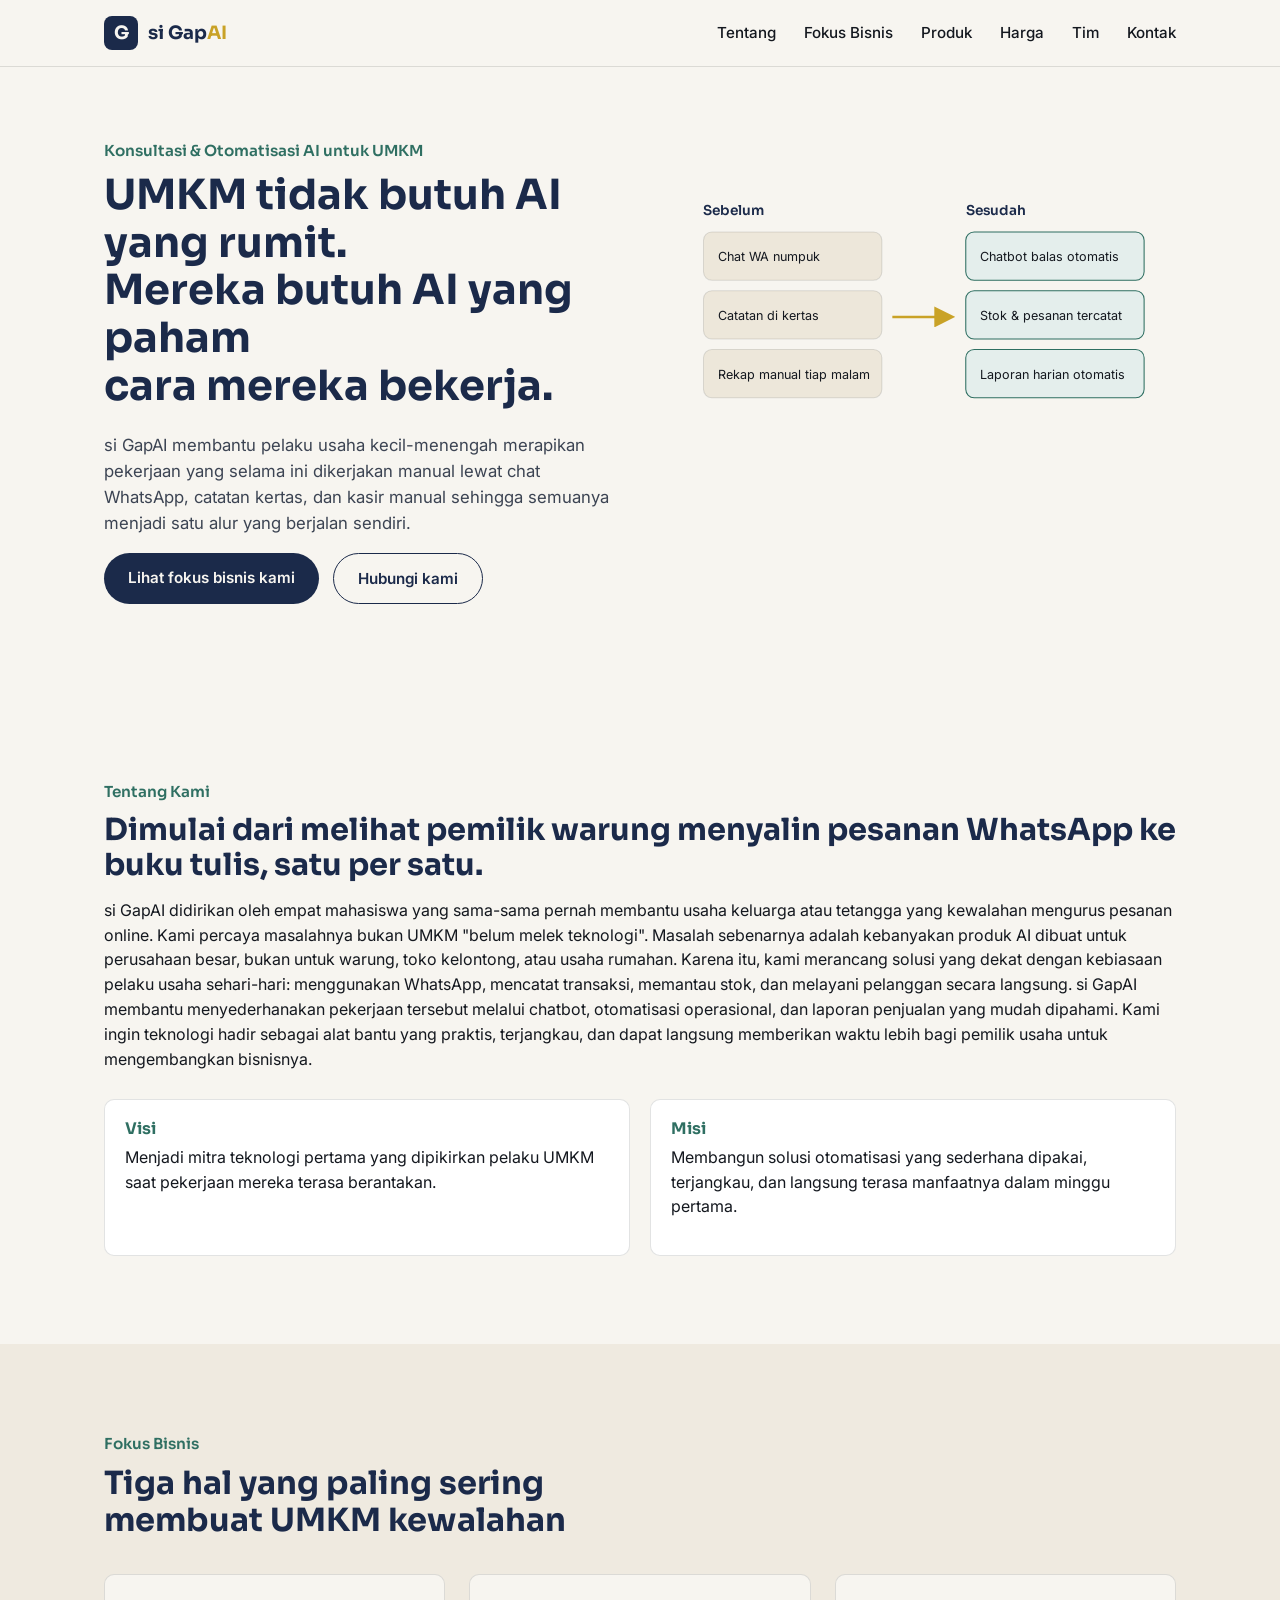
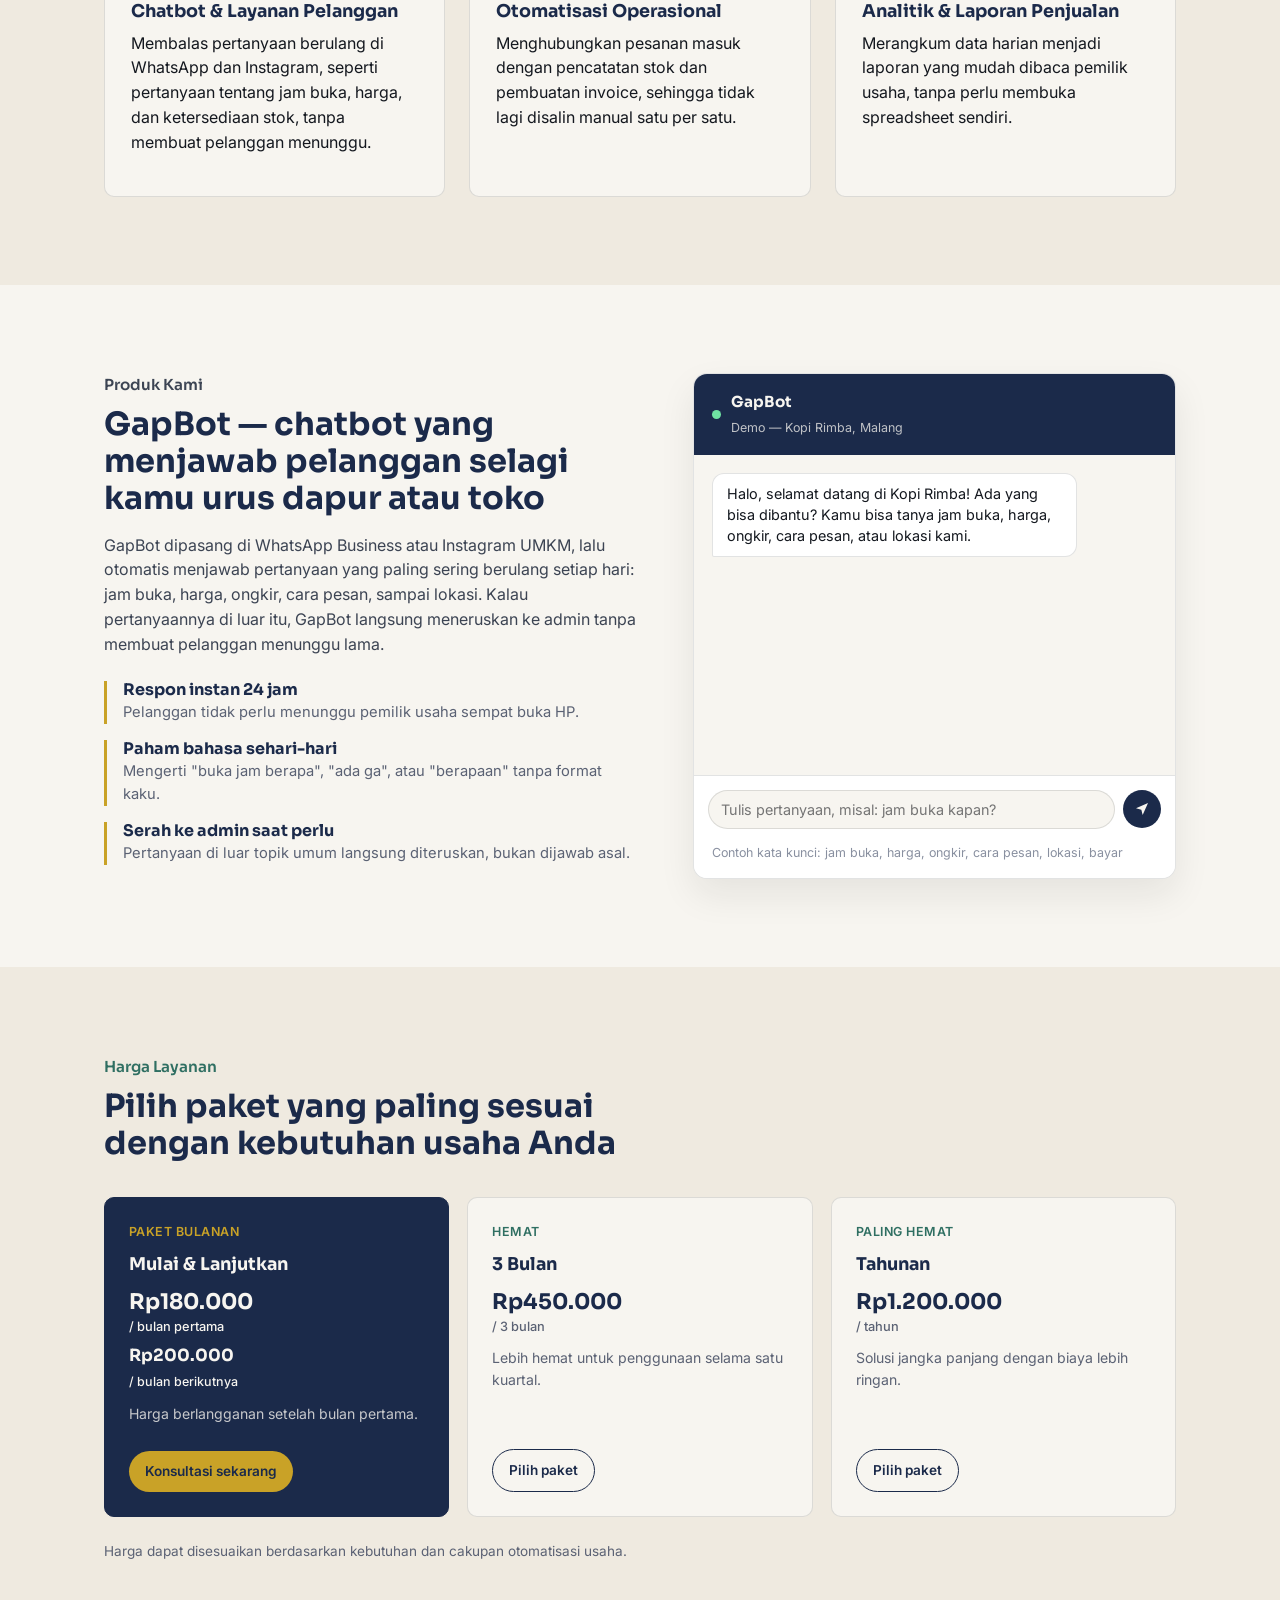
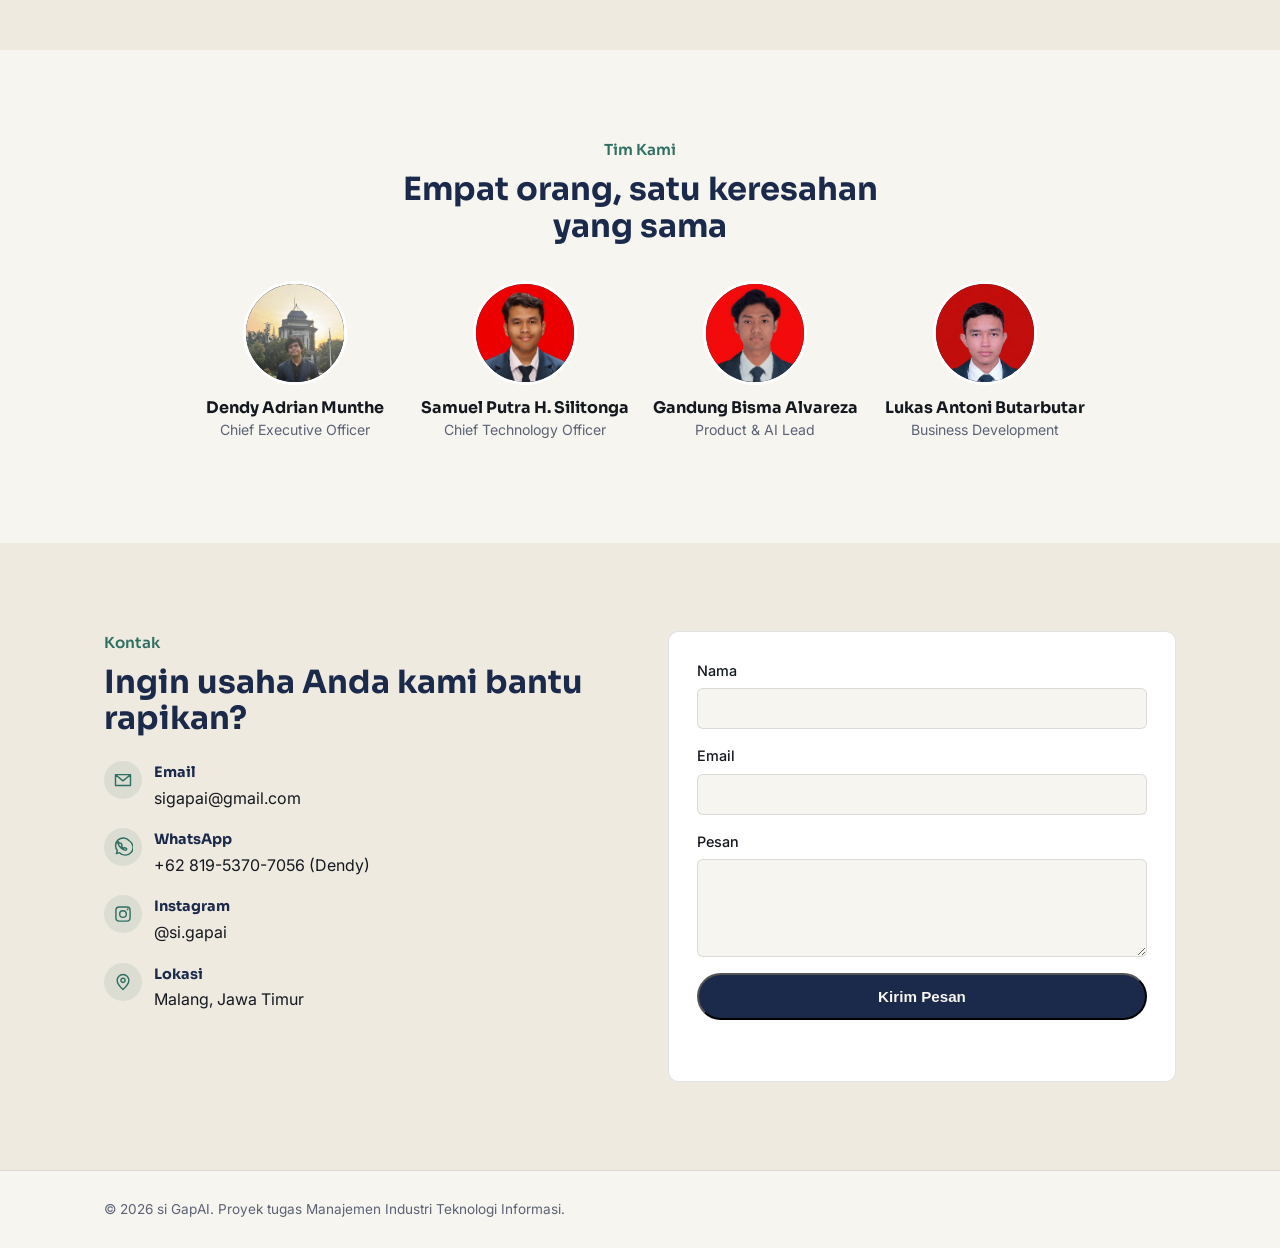
<file: index.html>
<!DOCTYPE html>
<html lang="id">

<head>
  <meta charset="UTF-8">
  <meta name="viewport" content="width=device-width, initial-scale=1.0">
  <title>si GapAI - Konsultasi AI untuk UMKM</title>
  <link rel="preconnect" href="https://fonts.googleapis.com">
  <link rel="preconnect" href="https://fonts.gstatic.com" crossorigin>
  <link
    href="https://fonts.googleapis.com/css2?family=Sora:wght@400;600;700;800&family=Inter:wght@400;500;600&display=swap"
    rel="stylesheet">
  <link rel="stylesheet" href="style.css">
</head>

<body>

  <header class="site-header">
    <div class="wrap header-inner">
      <a href="#beranda" class="brand">
        <span class="brand-mark">G</span>
        <span class="brand-name">si Gap<span class="brand-dot">AI</span></span>
      </a>
      <nav class="main-nav" id="mainNav">
        <a href="#tentang">Tentang</a>
        <a href="#layanan">Fokus Bisnis</a>
        <a href="#produk">Produk</a>
        <a href="#harga">Harga</a>
        <a href="#tim">Tim</a>
        <a href="#kontak">Kontak</a>
      </nav>
      <button class="nav-toggle" id="navToggle" aria-label="Buka menu" aria-expanded="false">
        <span></span><span></span><span></span>
      </button>
    </div>
  </header>

  <main>

    <!-- HERO -->
    <section id="beranda" class="hero">
      <div class="wrap hero-grid">
        <div class="hero-copy">
          <p class="eyebrow">Konsultasi &amp; Otomatisasi AI untuk UMKM</p>
          <h1>UMKM tidak butuh AI yang rumit.<br>Mereka butuh AI yang paham<br>cara mereka bekerja.</h1>
          <p class="hero-sub">si GapAI membantu pelaku usaha kecil-menengah merapikan pekerjaan yang selama ini
            dikerjakan manual lewat chat WhatsApp, catatan kertas, dan kasir manual sehingga semuanya menjadi satu
            alur yang berjalan sendiri.</p>
          <div class="hero-cta">
            <a href="#layanan" class="btn btn-primary">Lihat fokus bisnis kami</a>
            <a href="#kontak" class="btn btn-ghost">Hubungi kami</a>
          </div>
        </div>

        <div class="hero-visual" aria-hidden="true">
          <svg viewBox="0 0 460 340" xmlns="http://www.w3.org/2000/svg" class="flow-svg">
            <!-- Sebelum -->
            <g class="flow-col">
              <text x="10" y="24" class="flow-label">Sebelum</text>
              <rect x="10" y="40" width="170" height="46" rx="8" class="card card-messy" />
              <text x="24" y="68" class="card-text">Chat WA numpuk</text>
              <rect x="10" y="96" width="170" height="46" rx="8" class="card card-messy" />
              <text x="24" y="124" class="card-text">Catatan di kertas</text>
              <rect x="10" y="152" width="170" height="46" rx="8" class="card card-messy" />
              <text x="24" y="180" class="card-text">Rekap manual tiap malam</text>
            </g>

            <!-- Arrow -->
            <path d="M190 121 L 245 121" class="flow-arrow" marker-end="url(#arrowhead)" />

            <!-- Sesudah -->
            <g class="flow-col">
              <text x="260" y="24" class="flow-label">Sesudah</text>
              <rect x="260" y="40" width="170" height="46" rx="8" class="card card-clean" />
              <text x="274" y="68" class="card-text">Chatbot balas otomatis</text>
              <rect x="260" y="96" width="170" height="46" rx="8" class="card card-clean" />
              <text x="274" y="124" class="card-text">Stok &amp; pesanan tercatat</text>
              <rect x="260" y="152" width="170" height="46" rx="8" class="card card-clean" />
              <text x="274" y="180" class="card-text">Laporan harian otomatis</text>
            </g>

            <defs>
              <marker id="arrowhead" markerWidth="8" markerHeight="8" refX="6" refY="4" orient="auto">
                <path d="M0,0 L8,4 L0,8 Z" fill="#C9A227" />
              </marker>
            </defs>
          </svg>
        </div>
      </div>
    </section>

    <!-- TENTANG -->
    <section id="tentang" class="section">
      <div class="wrap about-grid">
        <div class="about-text">
          <p class="eyebrow">Tentang Kami</p>
          <h2>Dimulai dari melihat pemilik warung menyalin pesanan WhatsApp ke buku tulis, satu per satu.</h2>
          <p class="about-description">si GapAI didirikan oleh empat mahasiswa yang sama-sama pernah membantu usaha
            keluarga atau tetangga yang kewalahan mengurus pesanan online. Kami percaya masalahnya bukan UMKM "belum
            melek teknologi". Masalah sebenarnya adalah kebanyakan produk AI dibuat untuk perusahaan besar, bukan untuk
            warung, toko kelontong, atau usaha rumahan. Karena itu, kami merancang solusi yang dekat dengan kebiasaan
            pelaku usaha sehari-hari: menggunakan WhatsApp, mencatat transaksi, memantau stok, dan melayani pelanggan
            secara langsung. si GapAI membantu menyederhanakan pekerjaan tersebut melalui chatbot, otomatisasi
            operasional, dan laporan penjualan yang mudah dipahami. Kami ingin teknologi hadir sebagai alat bantu yang
            praktis, terjangkau, dan dapat langsung memberikan waktu lebih bagi pemilik usaha untuk mengembangkan
            bisnisnya.</p>
          <div class="mission-grid">
            <div class="mission-card">
              <h3>Visi</h3>
              <p>Menjadi mitra teknologi pertama yang dipikirkan pelaku UMKM saat pekerjaan mereka terasa berantakan.
              </p>
            </div>
            <div class="mission-card">
              <h3>Misi</h3>
              <p>Membangun solusi otomatisasi yang sederhana dipakai, terjangkau, dan langsung terasa manfaatnya dalam
                minggu pertama.</p>
            </div>
          </div>
        </div>
      </div>
    </section>

    <!-- LAYANAN / FOKUS BISNIS -->
    <section id="layanan" class="section section-alt">
      <div class="wrap">
        <p class="eyebrow">Fokus Bisnis</p>
        <h2 class="section-title">Tiga hal yang paling sering membuat UMKM kewalahan</h2>
        <div class="service-grid">
          <article class="service-card">
            <h3>Chatbot &amp; Layanan Pelanggan</h3>
            <p>Membalas pertanyaan berulang di WhatsApp dan Instagram, seperti pertanyaan tentang jam buka, harga, dan
              ketersediaan stok, tanpa membuat pelanggan menunggu.</p>
          </article>
          <article class="service-card">
            <h3>Otomatisasi Operasional</h3>
            <p>Menghubungkan pesanan masuk dengan pencatatan stok dan pembuatan invoice, sehingga tidak lagi disalin
              manual satu per satu.</p>
          </article>
          <article class="service-card">
            <h3>Analitik &amp; Laporan Penjualan</h3>
            <p>Merangkum data harian menjadi laporan yang mudah dibaca pemilik usaha, tanpa perlu membuka spreadsheet
              sendiri.</p>
          </article>
        </div>
      </div>
    </section>

    <!-- PRODUK -->
    <section id="produk" class="section">
      <div class="wrap produk-grid">
        <div class="produk-copy">
          <p class="eyebrow">Produk Kami</p>
          <h2 class="section-title">GapBot — chatbot yang menjawab pelanggan selagi kamu urus dapur atau toko</h2>
          <p>GapBot dipasang di WhatsApp Business atau Instagram UMKM, lalu otomatis menjawab pertanyaan yang paling
            sering berulang setiap hari: jam buka, harga, ongkir, cara pesan, sampai lokasi. Kalau pertanyaannya di
            luar itu, GapBot langsung meneruskan ke admin tanpa membuat pelanggan menunggu lama.</p>
          <div class="produk-features">
            <div class="produk-feature">
              <h3>Respon instan 24 jam</h3>
              <p>Pelanggan tidak perlu menunggu pemilik usaha sempat buka HP.</p>
            </div>
            <div class="produk-feature">
              <h3>Paham bahasa sehari-hari</h3>
              <p>Mengerti "buka jam berapa", "ada ga", atau "berapaan" tanpa format kaku.</p>
            </div>
            <div class="produk-feature">
              <h3>Serah ke admin saat perlu</h3>
              <p>Pertanyaan di luar topik umum langsung diteruskan, bukan dijawab asal.</p>
            </div>
          </div>
        </div>

        <div class="demo-widget">
          <div class="demo-header">
            <span class="demo-dot"></span>
            <div>
              <strong>GapBot</strong>
              <span class="demo-sub">Demo — Kopi Rimba, Malang</span>
            </div>
          </div>
          <div class="demo-body" id="demoBody">
            <div class="demo-msg demo-msg-bot">
              Halo, selamat datang di Kopi Rimba! Ada yang bisa dibantu? Kamu bisa tanya jam buka, harga, ongkir, cara
              pesan, atau lokasi kami.
            </div>
          </div>
          <form class="demo-input" id="demoForm">
            <input type="text" id="demoInput" placeholder="Tulis pertanyaan, misal: jam buka kapan?" autocomplete="off">
            <button type="submit" aria-label="Kirim">
              <svg viewBox="0 0 24 24"><path d="M3 11l18-8-8 18-2-8-8-2Z" /></svg>
            </button>
          </form>
          <p class="demo-note">Contoh kata kunci: jam buka, harga, ongkir, cara pesan, lokasi, bayar</p>
        </div>
      </div>
    </section>

    <!-- HARGA -->
    <section id="harga" class="section section-alt">
      <div class="wrap">
        <p class="eyebrow">Harga Layanan</p>
        <h2 class="section-title">Pilih paket yang paling sesuai dengan kebutuhan usaha Anda</h2>
        <div class="pricing-grid">
          <article class="pricing-card pricing-card-featured">
            <p class="pricing-label">Paket bulanan</p>
            <h3>Mulai &amp; Lanjutkan</h3>
            <p class="pricing-price">Rp180.000 <span>/ bulan pertama</span></p>
            <p class="pricing-followup">Rp200.000 <span>/ bulan berikutnya</span></p>
            <p class="pricing-description">Harga berlangganan setelah bulan pertama.</p>
            <a href="#kontak" class="btn btn-primary">Konsultasi sekarang</a>
          </article>
          <article class="pricing-card">
            <p class="pricing-label">Hemat</p>
            <h3>3 Bulan</h3>
            <p class="pricing-price">Rp450.000 <span>/ 3 bulan</span></p>
            <p class="pricing-description">Lebih hemat untuk penggunaan selama satu kuartal.</p>
            <a href="#kontak" class="btn btn-ghost">Pilih paket</a>
          </article>
          <article class="pricing-card">
            <p class="pricing-label">Paling hemat</p>
            <h3>Tahunan</h3>
            <p class="pricing-price">Rp1.200.000 <span>/ tahun</span></p>
            <p class="pricing-description">Solusi jangka panjang dengan biaya lebih ringan.</p>
            <a href="#kontak" class="btn btn-ghost">Pilih paket</a>
          </article>
        </div>
        <p class="pricing-note">Harga dapat disesuaikan berdasarkan kebutuhan dan cakupan otomatisasi usaha.</p>
      </div>
    </section>

    <!-- TIM -->
    <section id="tim" class="section">
      <div class="wrap">
        <p class="eyebrow">Tim Kami</p>
        <h2 class="section-title">Empat orang, satu keresahan yang sama</h2>
        <div class="team-grid">
          <div class="team-card">
            <img class="team-photo" src="pfp/Dendy.jpeg" alt="Foto Dendy">
            <h3>Dendy Adrian Munthe</h3>
            <p class="team-role">Chief Executive Officer</p>
          </div>
          <div class="team-card">
            <img class="team-photo" src="pfp/samuel.jpeg" alt="Foto Samuel">
            <h3>Samuel Putra H. Silitonga</h3>
            <p class="team-role">Chief Technology Officer</p>
          </div>
          <div class="team-card">
            <img class="team-photo" src="pfp/alva.jpeg" alt="Foto Alva">
            <h3>Gandung Bisma Alvareza</h3>
            <p class="team-role">Product &amp; AI Lead</p>
          </div>
          <div class="team-card">
            <img class="team-photo" src="pfp/Lukas.jpeg" alt="Foto Lukas ">
            <h3>Lukas Antoni Butarbutar </h3>
            <p class="team-role">Business Development</p>
          </div>
        </div>
      </div>
    </section>

    <!-- KONTAK -->
    <section id="kontak" class="section section-alt">
      <div class="wrap kontak-grid">
        <div>
          <p class="eyebrow">Kontak</p>
          <h2 class="section-title">Ingin usaha Anda kami bantu rapikan?</h2>
          <ul class="contact-list">
            <li>
              <span class="contact-icon" aria-hidden="true">
                <svg viewBox="0 0 24 24" role="img"><path d="M3 5.5h18v13H3zM3.5 6l8.5 7 8.5-7" /></svg>
              </span>
              <span><strong>Email</strong>sigapai@gmail.com</span>
            </li>
            <li>
              <span class="contact-icon" aria-hidden="true">
                <svg viewBox="0 0 24 24" role="img"><path d="M19.5 4.5A9.2 9.2 0 0 0 5.2 16.2L4 20l3.9-1.2A9.3 9.3 0 1 0 19.5 4.5Z" /><path d="M8.2 7.7c.2-.4.4-.4.7-.4h.6c.2 0 .4.1.5.4l.8 1.9c.1.3.1.5-.1.7l-.6.7c.6 1.1 1.5 2 2.6 2.6l.7-.6c.2-.2.4-.2.7-.1l1.9.8c.3.1.4.3.4.5v.6c0 .3-.1.5-.4.7-.5.3-1.2.4-1.8.2-2.1-.6-3.8-1.7-5.2-3.2-1.5-1.4-2.6-3.1-3.2-5.2-.2-.6-.1-1.3.2-1.8Z" /></svg>
              </span>
              <span><strong>WhatsApp</strong>+62 819-5370-7056 (Dendy)</span>
            </li>
            <li>
              <span class="contact-icon" aria-hidden="true">
                <svg viewBox="0 0 24 24" role="img"><rect x="3.5" y="3.5" width="17" height="17" rx="4" /><circle cx="12" cy="12" r="4" /><circle cx="17.5" cy="6.5" r="1" class="icon-fill" /></svg>
              </span>
              <span><strong>Instagram</strong>@si.gapai</span>
            </li>
            <li>
              <span class="contact-icon" aria-hidden="true">
                <svg viewBox="0 0 24 24" role="img"><path d="M19 10c0 5-7 11-7 11S5 15 5 10a7 7 0 1 1 14 0Z" /><circle cx="12" cy="10" r="2.5" /></svg>
              </span>
              <span><strong>Lokasi</strong>Malang, Jawa Timur</span>
            </li>
          </ul>
        </div>
        <form class="contact-form" id="contactForm">
          <label>Nama
            <input type="text" name="nama" required>
          </label>
          <label>Email
            <input type="email" name="email" required>
          </label>
          <label>Pesan
            <textarea name="pesan" rows="4" required></textarea>
          </label>
          <button type="submit" class="btn btn-primary">Kirim Pesan</button>
          <p class="form-note" id="formNote"></p>
        </form>
      </div>
    </section>

  </main>

  <footer class="site-footer">
    <div class="wrap">
      <p>&copy; 2026 si GapAI. Proyek tugas Manajemen Industri Teknologi Informasi.</p>
    </div>
  </footer>

  <script src="script.js"></script>
</body>

</html>
</file>
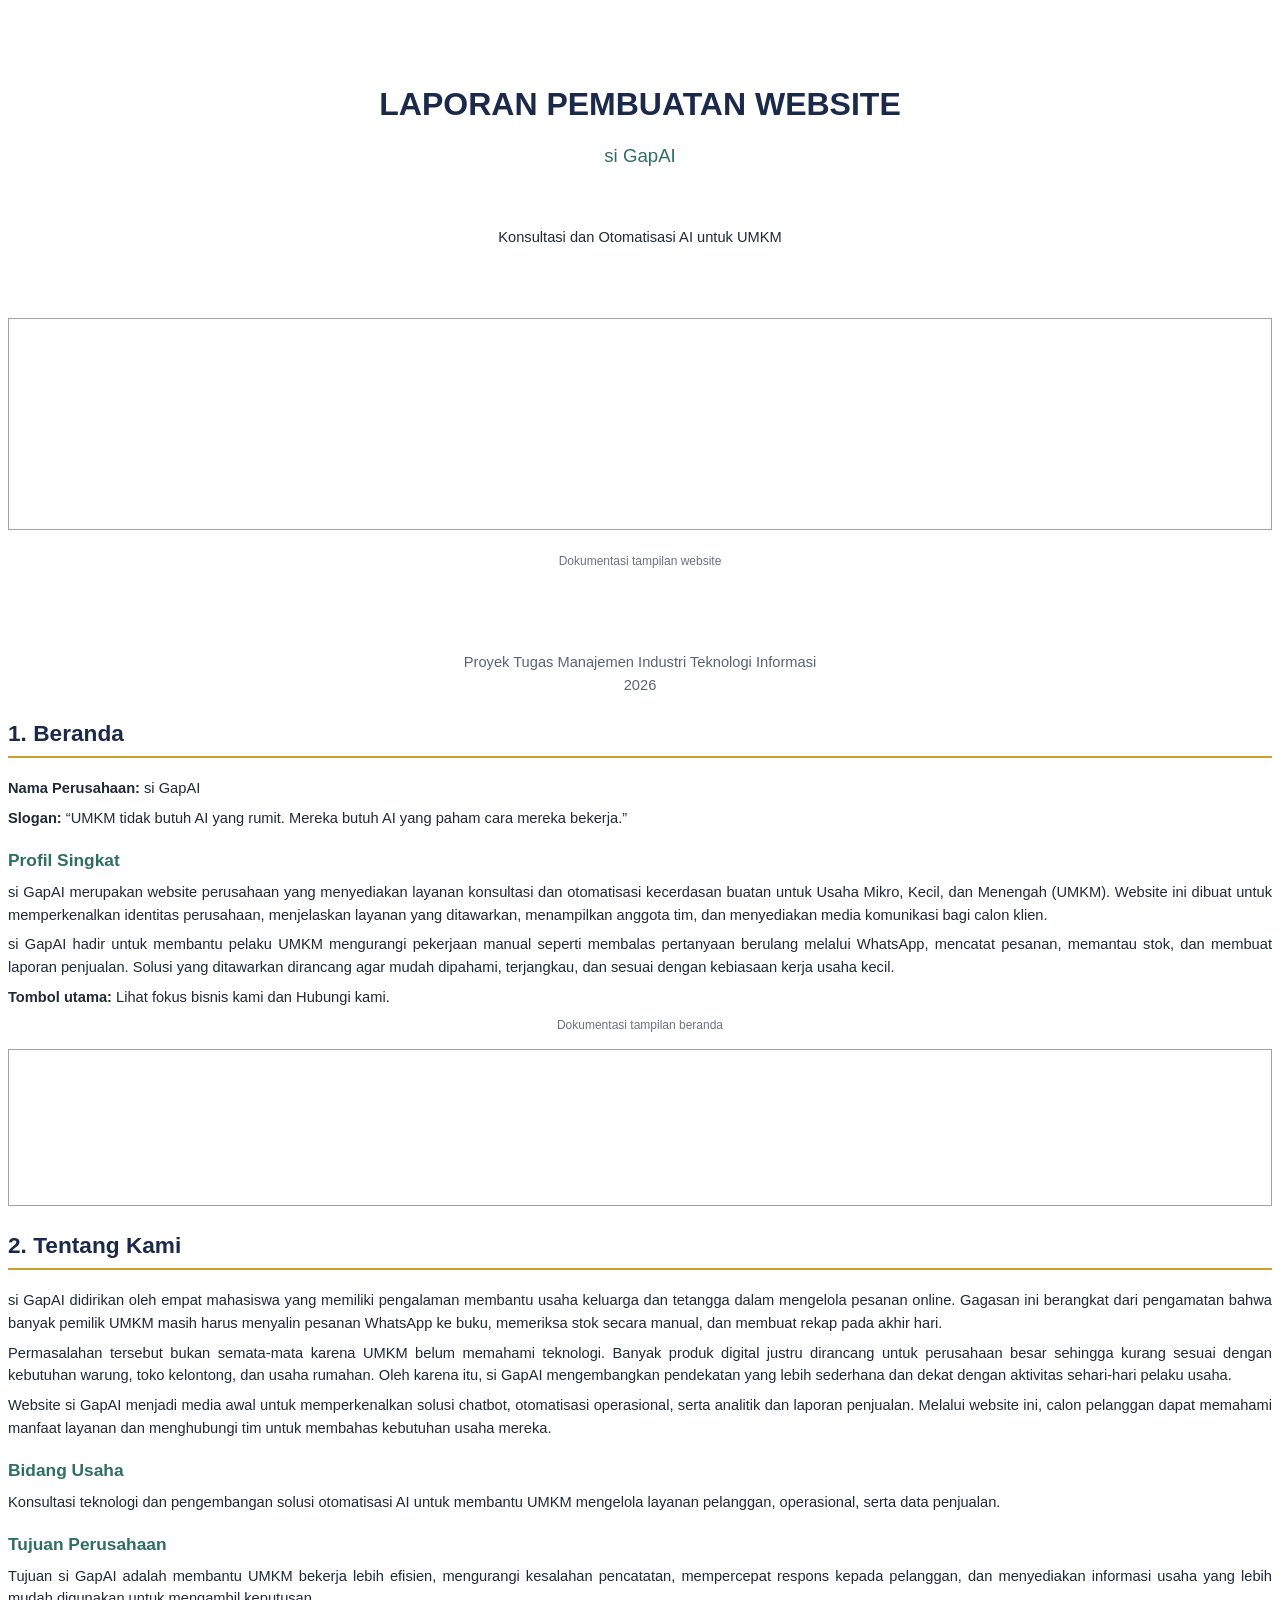
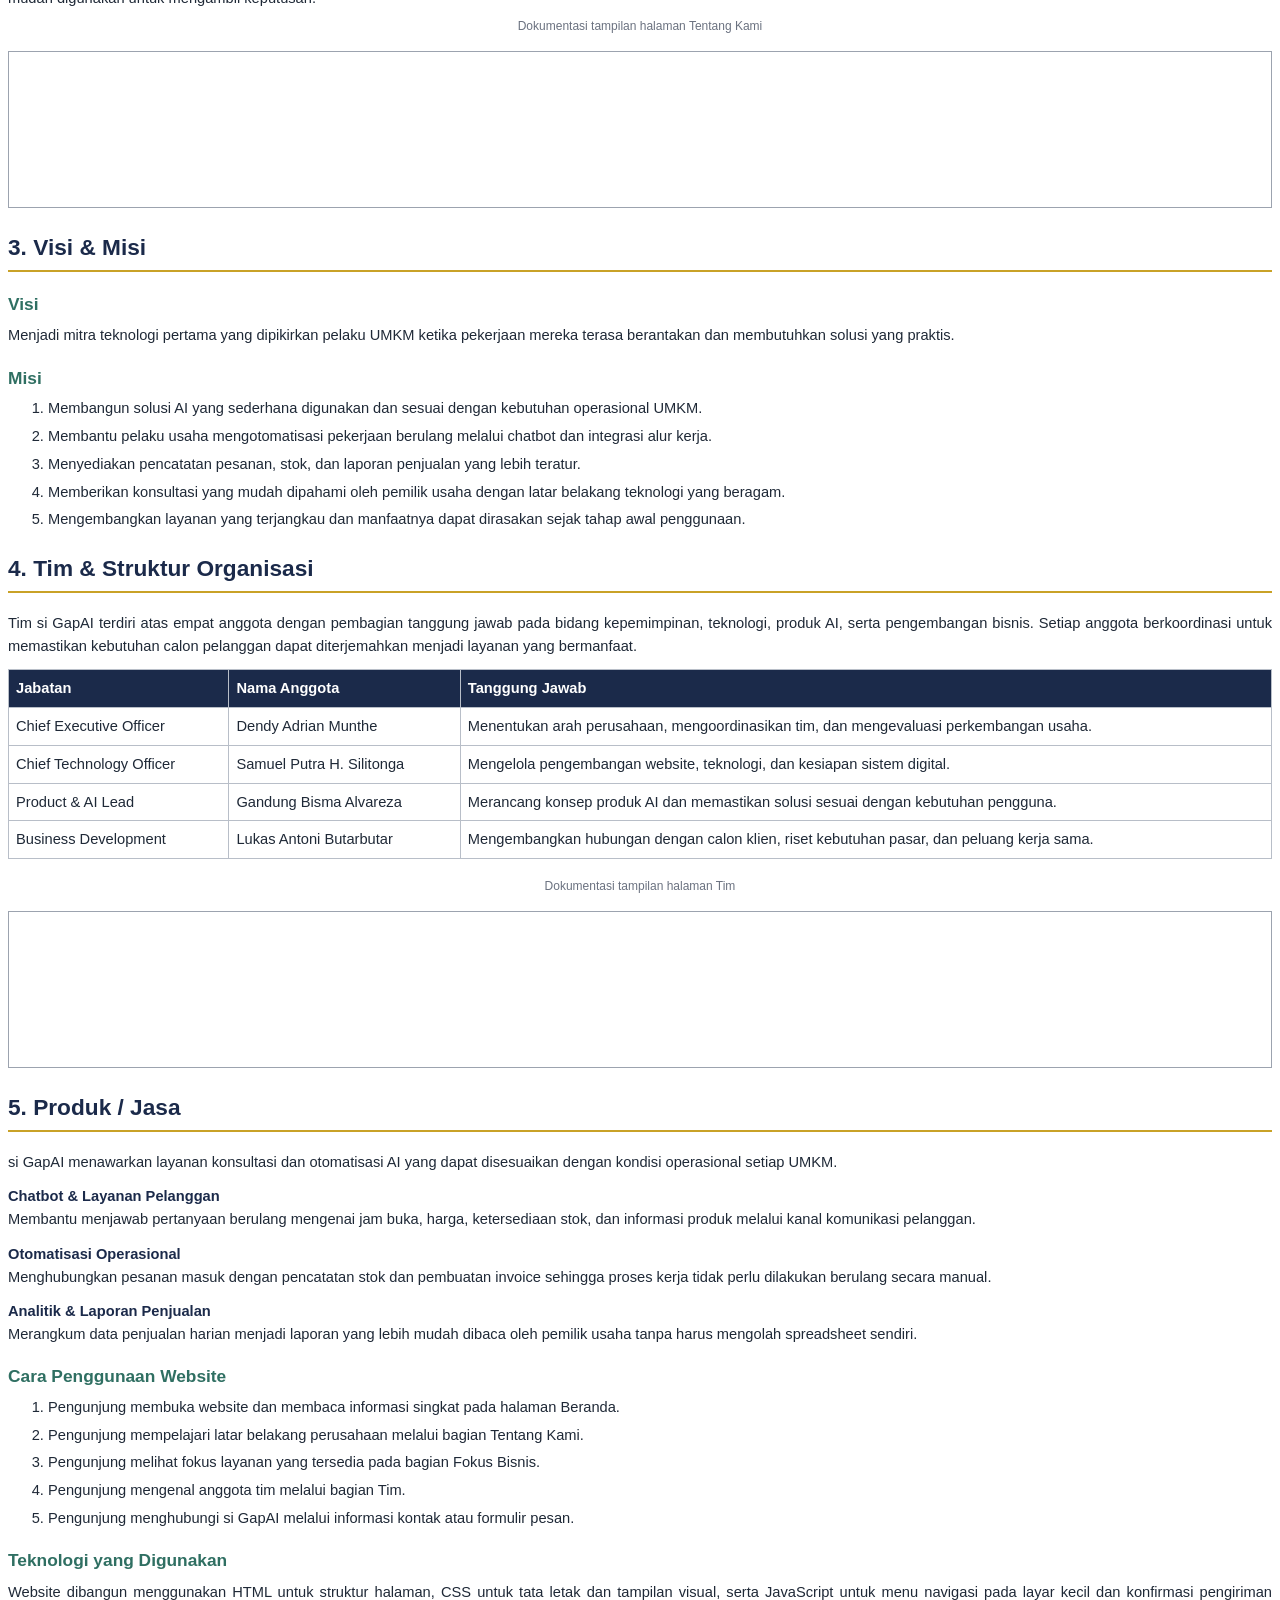
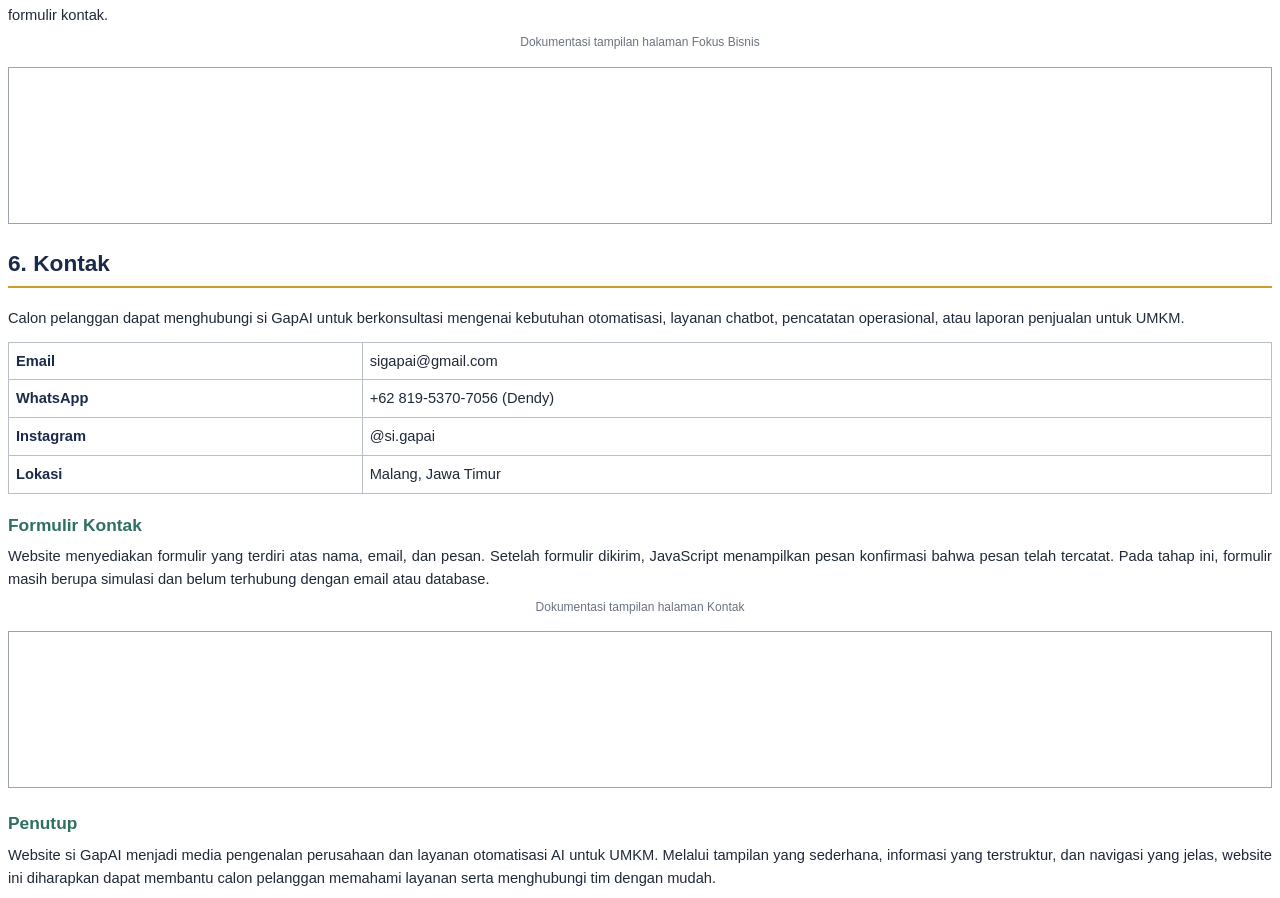
<file: docs/laporan-si-gapai.html>
<!DOCTYPE html>
<html lang="id">
<head>
<meta charset="UTF-8">
<title>Laporan Pembuatan Website si GapAI</title>
<style>
  @page { size: A4; margin: 2cm 2.2cm; }
  body { font-family: Arial, sans-serif; color: #1f2937; font-size: 11pt; line-height: 1.55; }
  h1 { color: #1b2a4a; font-size: 24pt; text-align: center; margin: 80px 0 12px; }
  h2 { color: #1b2a4a; font-size: 17pt; border-bottom: 2px solid #c9a227; padding-bottom: 5px; margin-top: 20px; }
  h3 { color: #2f6f62; font-size: 13pt; margin-bottom: 4px; }
  p { text-align: justify; margin: 7px 0; }
  .center { text-align: center; }
  .subtitle { color: #2f6f62; font-size: 14pt; text-align: center; }
  .muted { color: #5b6274; }
  .cover { page-break-after: always; }
  .page { page-break-before: always; }
  .screenshot { height: 155px; border: 1px solid #9ca3af; margin: 15px 0 22px; }
  .caption { text-align: center; color: #6b7280; font-size: 9pt; }
  table { width: 100%; border-collapse: collapse; margin: 12px 0 18px; }
  th { background: #1b2a4a; color: white; text-align: left; }
  th, td { border: 1px solid #b8bec8; padding: 7px; vertical-align: top; }
  .info td:first-child { width: 28%; font-weight: bold; color: #1b2a4a; }
  ol { margin-top: 6px; }
  li { margin: 5px 0; }
  .service { margin: 12px 0; }
  .service strong { color: #1b2a4a; }
</style>
</head>
<body>

<div class="cover">
  <h1>LAPORAN PEMBUATAN WEBSITE</h1>
  <div class="subtitle">si GapAI</div>
  <p class="center" style="margin-top: 55px;">Konsultasi dan Otomatisasi AI untuk UMKM</p>
  <div class="screenshot" style="margin-top: 70px; height: 210px;"></div>
  <p class="caption">Dokumentasi tampilan website</p>
  <p class="center muted" style="margin-top: 80px;">Proyek Tugas Manajemen Industri Teknologi Informasi<br>2026</p>
</div>

<h2>1. Beranda</h2>
<p><strong>Nama Perusahaan:</strong> si GapAI</p>
<p><strong>Slogan:</strong> “UMKM tidak butuh AI yang rumit. Mereka butuh AI yang paham cara mereka bekerja.”</p>
<h3>Profil Singkat</h3>
<p>si GapAI merupakan website perusahaan yang menyediakan layanan konsultasi dan otomatisasi kecerdasan buatan untuk Usaha Mikro, Kecil, dan Menengah (UMKM). Website ini dibuat untuk memperkenalkan identitas perusahaan, menjelaskan layanan yang ditawarkan, menampilkan anggota tim, dan menyediakan media komunikasi bagi calon klien.</p>
<p>si GapAI hadir untuk membantu pelaku UMKM mengurangi pekerjaan manual seperti membalas pertanyaan berulang melalui WhatsApp, mencatat pesanan, memantau stok, dan membuat laporan penjualan. Solusi yang ditawarkan dirancang agar mudah dipahami, terjangkau, dan sesuai dengan kebiasaan kerja usaha kecil.</p>
<p><strong>Tombol utama:</strong> Lihat fokus bisnis kami dan Hubungi kami.</p>
<p class="caption">Dokumentasi tampilan beranda</p>
<div class="screenshot"></div>

<div class="page">
<h2>2. Tentang Kami</h2>
<p>si GapAI didirikan oleh empat mahasiswa yang memiliki pengalaman membantu usaha keluarga dan tetangga dalam mengelola pesanan online. Gagasan ini berangkat dari pengamatan bahwa banyak pemilik UMKM masih harus menyalin pesanan WhatsApp ke buku, memeriksa stok secara manual, dan membuat rekap pada akhir hari.</p>
<p>Permasalahan tersebut bukan semata-mata karena UMKM belum memahami teknologi. Banyak produk digital justru dirancang untuk perusahaan besar sehingga kurang sesuai dengan kebutuhan warung, toko kelontong, dan usaha rumahan. Oleh karena itu, si GapAI mengembangkan pendekatan yang lebih sederhana dan dekat dengan aktivitas sehari-hari pelaku usaha.</p>
<p>Website si GapAI menjadi media awal untuk memperkenalkan solusi chatbot, otomatisasi operasional, serta analitik dan laporan penjualan. Melalui website ini, calon pelanggan dapat memahami manfaat layanan dan menghubungi tim untuk membahas kebutuhan usaha mereka.</p>
<h3>Bidang Usaha</h3>
<p>Konsultasi teknologi dan pengembangan solusi otomatisasi AI untuk membantu UMKM mengelola layanan pelanggan, operasional, serta data penjualan.</p>
<h3>Tujuan Perusahaan</h3>
<p>Tujuan si GapAI adalah membantu UMKM bekerja lebih efisien, mengurangi kesalahan pencatatan, mempercepat respons kepada pelanggan, dan menyediakan informasi usaha yang lebih mudah digunakan untuk mengambil keputusan.</p>
<p class="caption">Dokumentasi tampilan halaman Tentang Kami</p>
<div class="screenshot"></div>
</div>

<div class="page">
<h2>3. Visi &amp; Misi</h2>
<h3>Visi</h3>
<p>Menjadi mitra teknologi pertama yang dipikirkan pelaku UMKM ketika pekerjaan mereka terasa berantakan dan membutuhkan solusi yang praktis.</p>
<h3>Misi</h3>
<ol>
  <li>Membangun solusi AI yang sederhana digunakan dan sesuai dengan kebutuhan operasional UMKM.</li>
  <li>Membantu pelaku usaha mengotomatisasi pekerjaan berulang melalui chatbot dan integrasi alur kerja.</li>
  <li>Menyediakan pencatatan pesanan, stok, dan laporan penjualan yang lebih teratur.</li>
  <li>Memberikan konsultasi yang mudah dipahami oleh pemilik usaha dengan latar belakang teknologi yang beragam.</li>
  <li>Mengembangkan layanan yang terjangkau dan manfaatnya dapat dirasakan sejak tahap awal penggunaan.</li>
</ol>

<h2>4. Tim &amp; Struktur Organisasi</h2>
<p>Tim si GapAI terdiri atas empat anggota dengan pembagian tanggung jawab pada bidang kepemimpinan, teknologi, produk AI, serta pengembangan bisnis. Setiap anggota berkoordinasi untuk memastikan kebutuhan calon pelanggan dapat diterjemahkan menjadi layanan yang bermanfaat.</p>
<table>
  <tr><th>Jabatan</th><th>Nama Anggota</th><th>Tanggung Jawab</th></tr>
  <tr><td>Chief Executive Officer</td><td>Dendy Adrian Munthe</td><td>Menentukan arah perusahaan, mengoordinasikan tim, dan mengevaluasi perkembangan usaha.</td></tr>
  <tr><td>Chief Technology Officer</td><td>Samuel Putra H. Silitonga</td><td>Mengelola pengembangan website, teknologi, dan kesiapan sistem digital.</td></tr>
  <tr><td>Product &amp; AI Lead</td><td>Gandung Bisma Alvareza</td><td>Merancang konsep produk AI dan memastikan solusi sesuai dengan kebutuhan pengguna.</td></tr>
  <tr><td>Business Development</td><td>Lukas Antoni Butarbutar</td><td>Mengembangkan hubungan dengan calon klien, riset kebutuhan pasar, dan peluang kerja sama.</td></tr>
</table>
<p class="caption">Dokumentasi tampilan halaman Tim</p>
<div class="screenshot"></div>
</div>

<div class="page">
<h2>5. Produk / Jasa</h2>
<p>si GapAI menawarkan layanan konsultasi dan otomatisasi AI yang dapat disesuaikan dengan kondisi operasional setiap UMKM.</p>
<div class="service"><strong>Chatbot &amp; Layanan Pelanggan</strong><br>Membantu menjawab pertanyaan berulang mengenai jam buka, harga, ketersediaan stok, dan informasi produk melalui kanal komunikasi pelanggan.</div>
<div class="service"><strong>Otomatisasi Operasional</strong><br>Menghubungkan pesanan masuk dengan pencatatan stok dan pembuatan invoice sehingga proses kerja tidak perlu dilakukan berulang secara manual.</div>
<div class="service"><strong>Analitik &amp; Laporan Penjualan</strong><br>Merangkum data penjualan harian menjadi laporan yang lebih mudah dibaca oleh pemilik usaha tanpa harus mengolah spreadsheet sendiri.</div>
<h3>Cara Penggunaan Website</h3>
<ol>
  <li>Pengunjung membuka website dan membaca informasi singkat pada halaman Beranda.</li>
  <li>Pengunjung mempelajari latar belakang perusahaan melalui bagian Tentang Kami.</li>
  <li>Pengunjung melihat fokus layanan yang tersedia pada bagian Fokus Bisnis.</li>
  <li>Pengunjung mengenal anggota tim melalui bagian Tim.</li>
  <li>Pengunjung menghubungi si GapAI melalui informasi kontak atau formulir pesan.</li>
</ol>
<h3>Teknologi yang Digunakan</h3>
<p>Website dibangun menggunakan HTML untuk struktur halaman, CSS untuk tata letak dan tampilan visual, serta JavaScript untuk menu navigasi pada layar kecil dan konfirmasi pengiriman formulir kontak.</p>
<p class="caption">Dokumentasi tampilan halaman Fokus Bisnis</p>
<div class="screenshot"></div>
</div>

<div class="page">
<h2>6. Kontak</h2>
<p>Calon pelanggan dapat menghubungi si GapAI untuk berkonsultasi mengenai kebutuhan otomatisasi, layanan chatbot, pencatatan operasional, atau laporan penjualan untuk UMKM.</p>
<table class="info">
  <tr><td>Email</td><td>sigapai@gmail.com</td></tr>
  <tr><td>WhatsApp</td><td>+62 819-5370-7056 (Dendy)</td></tr>
  <tr><td>Instagram</td><td>@si.gapai</td></tr>
  <tr><td>Lokasi</td><td>Malang, Jawa Timur</td></tr>
</table>
<h3>Formulir Kontak</h3>
<p>Website menyediakan formulir yang terdiri atas nama, email, dan pesan. Setelah formulir dikirim, JavaScript menampilkan pesan konfirmasi bahwa pesan telah tercatat. Pada tahap ini, formulir masih berupa simulasi dan belum terhubung dengan email atau database.</p>
<p class="caption">Dokumentasi tampilan halaman Kontak</p>
<div class="screenshot"></div>
<h3>Penutup</h3>
<p>Website si GapAI menjadi media pengenalan perusahaan dan layanan otomatisasi AI untuk UMKM. Melalui tampilan yang sederhana, informasi yang terstruktur, dan navigasi yang jelas, website ini diharapkan dapat membantu calon pelanggan memahami layanan serta menghubungi tim dengan mudah.</p>
</div>

</body>
</html>
</file>
<file: style.css>
:root {
  --ink: #14181F;
  --indigo: #1B2A4A;
  --indigo-soft: #24365E;
  --cream: #F7F5F0;
  --gold: #C9A227;
  --teal: #2F6F62;
  --line: rgba(20, 24, 31, 0.12);
  --radius: 10px;
  --font-display: 'Sora', sans-serif;
  --font-body: 'Inter', sans-serif;
}

* { box-sizing: border-box; }

html { scroll-behavior: smooth; }

body {
  margin: 0;
  font-family: var(--font-body);
  color: var(--ink);
  background: var(--cream);
  line-height: 1.55;
}

h1, h2, h3 {
  font-family: var(--font-display);
  line-height: 1.15;
  margin: 0 0 0.5em;
}

p { margin: 0 0 1em; }

a { color: inherit; }

.wrap {
  max-width: 1120px;
  margin: 0 auto;
  padding: 0 24px;
}

.eyebrow {
  font-family: var(--font-display);
  font-weight: 600;
  color: var(--teal);
  margin-bottom: 0.6em;
  font-size: 0.95rem;
}

/* HEADER */
.site-header {
  position: sticky;
  top: 0;
  z-index: 50;
  background: rgba(247, 245, 240, 0.92);
  backdrop-filter: blur(6px);
  border-bottom: 1px solid var(--line);
}

.header-inner {
  display: flex;
  align-items: center;
  justify-content: space-between;
  padding-top: 16px;
  padding-bottom: 16px;
}

.brand {
  display: flex;
  align-items: center;
  gap: 10px;
  text-decoration: none;
  font-family: var(--font-display);
  font-weight: 700;
  font-size: 1.15rem;
  color: var(--indigo);
}

.brand-mark {
  display: grid;
  place-items: center;
  width: 34px;
  height: 34px;
  border-radius: 8px;
  background: var(--indigo);
  color: var(--cream);
}

.brand-dot { color: var(--gold); }

.main-nav { display: flex; gap: 28px; }

.main-nav a {
  text-decoration: none;
  font-weight: 500;
  font-size: 0.95rem;
  color: var(--ink);
}

.main-nav a:hover { color: var(--teal); }

.nav-toggle {
  display: none;
  flex-direction: column;
  gap: 5px;
  background: none;
  border: none;
  cursor: pointer;
  padding: 6px;
}

.nav-toggle span {
  width: 22px;
  height: 2px;
  background: var(--ink);
}

/* HERO */
.hero { padding: 72px 0 88px; }

.hero-grid {
  display: grid;
  grid-template-columns: 1.05fr 0.95fr;
  gap: 56px;
  align-items: center;
}

.hero h1 {
  font-size: clamp(1.9rem, 3.4vw, 2.6rem);
  color: var(--indigo);
}

.hero-sub {
  max-width: 46ch;
  color: #3C4453;
  font-size: 1.05rem;
}

.hero-cta { display: flex; gap: 14px; margin-top: 8px; flex-wrap: wrap; }

.btn {
  display: inline-block;
  padding: 13px 24px;
  border-radius: 999px;
  font-weight: 600;
  text-decoration: none;
  font-size: 0.95rem;
  transition: transform 0.15s ease;
}

.btn-primary { background: var(--indigo); color: var(--cream); }
.btn-primary:hover { background: var(--indigo-soft); }

.btn-ghost {
  background: transparent;
  border: 1.5px solid var(--indigo);
  color: var(--indigo);
}
.btn-ghost:hover { background: rgba(27, 42, 74, 0.06); }

.flow-svg { width: 100%; height: auto; }
.flow-label {
  font-family: var(--font-display);
  font-weight: 600;
  font-size: 13px;
  fill: var(--indigo);
}
.card-messy { fill: #EDE7DA; stroke: var(--line); }
.card-clean { fill: #E4EEEC; stroke: var(--teal); }
.card-text {
  font-family: var(--font-body);
  font-size: 12px;
  fill: var(--ink);
}
.flow-arrow { stroke: var(--gold); stroke-width: 2.5; fill: none; }

/* SECTIONS */
.section { padding: 88px 0; }
.section-alt { background: #EFEAE0; }

.section-title {
  font-size: clamp(1.5rem, 2.6vw, 2rem);
  color: var(--indigo);
  max-width: 22ch;
}

/* ABOUT */
.about-grid {
  display: grid;
  grid-template-columns: minmax(0, 1fr);
}

.about-text h2 {
  font-size: clamp(1.4rem, 2.4vw, 1.9rem);
  color: var(--indigo);
}

.about-description {
  text-align: left;
  text-justify: inter-word;
}

.mission-grid {
  display: grid;
  grid-template-columns: 1fr 1fr;
  gap: 20px;
  margin-top: 28px;
}

.mission-card {
  background: white;
  border: 1px solid var(--line);
  border-radius: var(--radius);
  padding: 20px;
}

.mission-card h3 {
  font-size: 1rem;
  color: var(--teal);
  margin-bottom: 6px;
}

.timeline {
  list-style: none;
  margin: 0;
  padding: 0 0 0 22px;
  border-left: 2px solid var(--line);
}

.timeline li {
  position: relative;
  padding: 0 0 32px 22px;
}

.timeline li:last-child { padding-bottom: 0; }

.tl-dot {
  position: absolute;
  left: -29px;
  top: 4px;
  width: 12px;
  height: 12px;
  border-radius: 50%;
  background: var(--gold);
  border: 2px solid var(--cream);
}

.tl-year {
  display: block;
  font-family: var(--font-display);
  font-weight: 700;
  color: var(--indigo);
  margin-bottom: 4px;
}

/* PRODUK */
.produk-grid {
  display: grid;
  grid-template-columns: 1.05fr 0.95fr;
  gap: 56px;
  align-items: start;
}

.produk-copy p { color: #3C4453; }

.produk-features {
  display: grid;
  gap: 16px;
  margin-top: 24px;
}

.produk-feature {
  border-left: 3px solid var(--gold);
  padding-left: 16px;
}

.produk-feature h3 {
  font-size: 1rem;
  color: var(--indigo);
  margin-bottom: 2px;
}

.produk-feature p {
  margin: 0;
  font-size: 0.92rem;
  color: #5B6274;
}

.demo-widget {
  background: white;
  border: 1px solid var(--line);
  border-radius: 14px;
  overflow: hidden;
  box-shadow: 0 16px 36px rgba(20, 24, 31, 0.08);
  display: flex;
  flex-direction: column;
}

.demo-header {
  display: flex;
  align-items: center;
  gap: 10px;
  padding: 16px 18px;
  background: var(--indigo);
  color: var(--cream);
}

.demo-header strong {
  font-family: var(--font-display);
  display: block;
  font-size: 0.95rem;
}

.demo-sub {
  font-size: 0.78rem;
  opacity: 0.75;
}

.demo-dot {
  width: 9px;
  height: 9px;
  border-radius: 50%;
  background: #6FE3A3;
  flex-shrink: 0;
}

.demo-body {
  padding: 18px;
  display: flex;
  flex-direction: column;
  gap: 10px;
  height: 320px;
  overflow-y: auto;
  background: var(--cream);
}

.demo-msg {
  max-width: 82%;
  padding: 10px 14px;
  border-radius: 12px;
  font-size: 0.9rem;
  line-height: 1.45;
}

.demo-msg-bot {
  align-self: flex-start;
  background: white;
  border: 1px solid var(--line);
  border-bottom-left-radius: 2px;
}

.demo-msg-user {
  align-self: flex-end;
  background: var(--indigo);
  color: var(--cream);
  border-bottom-right-radius: 2px;
}

.demo-msg-typing {
  align-self: flex-start;
  background: white;
  border: 1px solid var(--line);
  border-bottom-left-radius: 2px;
  display: flex;
  gap: 4px;
  padding: 12px 14px;
}

.demo-msg-typing span {
  width: 6px;
  height: 6px;
  border-radius: 50%;
  background: #A8AFBD;
  animation: typingBounce 1s infinite ease-in-out;
}

.demo-msg-typing span:nth-child(2) { animation-delay: 0.15s; }
.demo-msg-typing span:nth-child(3) { animation-delay: 0.3s; }

@keyframes typingBounce {
  0%, 60%, 100% { transform: translateY(0); opacity: 0.5; }
  30% { transform: translateY(-3px); opacity: 1; }
}

.demo-input {
  display: flex;
  gap: 8px;
  padding: 14px;
  border-top: 1px solid var(--line);
  background: white;
}

.demo-input input {
  flex: 1;
  font-family: var(--font-body);
  font-size: 0.9rem;
  padding: 10px 12px;
  border: 1px solid var(--line);
  border-radius: 999px;
  background: var(--cream);
}

.demo-input input:focus {
  outline: 2px solid var(--teal);
  outline-offset: 1px;
}

.demo-input button {
  display: grid;
  place-items: center;
  width: 38px;
  height: 38px;
  flex-shrink: 0;
  border: none;
  border-radius: 50%;
  background: var(--indigo);
  cursor: pointer;
}

.demo-input button svg {
  width: 16px;
  height: 16px;
  fill: var(--cream);
}

.demo-note {
  padding: 0 18px 16px;
  margin: 0;
  font-size: 0.78rem;
  color: #8990A0;
  background: white;
}

/* SERVICES */
.service-grid {
  display: grid;
  grid-template-columns: repeat(3, 1fr);
  gap: 24px;
  margin-top: 36px;
}

.service-card {
  background: var(--cream);
  border: 1px solid var(--line);
  border-radius: var(--radius);
  padding: 26px;
}

.service-card h3 {
  font-size: 1.1rem;
  color: var(--indigo);
}

.service-note {
  margin-top: 28px;
  color: #5B6274;
  font-size: 0.92rem;
}

/* PRICING */
.pricing-grid {
  display: grid;
  grid-template-columns: repeat(3, 1fr);
  gap: 18px;
  margin-top: 36px;
}

.pricing-card {
  display: flex;
  flex-direction: column;
  align-items: flex-start;
  background: var(--cream);
  border: 1px solid var(--line);
  border-radius: var(--radius);
  padding: 24px;
}

.pricing-card-featured {
  background: var(--indigo);
  color: var(--cream);
  border-color: var(--indigo);
}

.pricing-label {
  margin-bottom: 12px;
  font-size: 0.78rem;
  font-weight: 600;
  color: var(--teal);
  text-transform: uppercase;
  letter-spacing: 0.04em;
}

.pricing-card-featured .pricing-label { color: var(--gold); }

.pricing-card h3 {
  color: var(--indigo);
  font-size: 1.1rem;
  margin-bottom: 14px;
}

.pricing-card-featured h3 { color: var(--cream); }

.pricing-price {
  margin-bottom: 12px;
  color: var(--indigo);
  font-family: var(--font-display);
  font-size: 1.35rem;
  font-weight: 700;
  line-height: 1.25;
}

.pricing-price span {
  display: block;
  margin-top: 4px;
  color: #5B6274;
  font-family: var(--font-body);
  font-size: 0.8rem;
  font-weight: 500;
}

.pricing-card-featured .pricing-price,
.pricing-card-featured .pricing-price span { color: var(--cream); }

.pricing-followup {
  margin: -4px 0 12px;
  color: var(--indigo);
  font-family: var(--font-display);
  font-size: 1.05rem;
  font-weight: 700;
}

.pricing-followup span {
  display: block;
  margin-top: 3px;
  color: #5B6274;
  font-family: var(--font-body);
  font-size: 0.78rem;
  font-weight: 500;
}

.pricing-card-featured .pricing-followup,
.pricing-card-featured .pricing-followup span { color: var(--cream); }

.pricing-description {
  flex: 1;
  color: #5B6274;
  font-size: 0.88rem;
}

.pricing-card-featured .pricing-description { color: rgba(247, 245, 240, 0.78); }

.pricing-card .btn {
  margin-top: 12px;
  padding: 10px 16px;
  font-size: 0.85rem;
}

.pricing-card .btn-ghost {
  display: inline-block;
  border: 1.5px solid var(--indigo);
  background: transparent;
  color: var(--indigo);
}

.pricing-card .btn-ghost:hover,
.pricing-card .btn-ghost:focus-visible {
  background: rgba(27, 42, 74, 0.08);
}

.pricing-card-featured .btn-primary {
  background: var(--gold);
  color: var(--indigo);
}

.pricing-note {
  margin: 24px 0 0;
  color: #5B6274;
  font-size: 0.85rem;
}

.pricing-card .pricing-trigger {
  border: 0;
  cursor: pointer;
  font-family: var(--font-body);
}

.pricing-modal[hidden] { display: none; }

.pricing-modal {
  position: fixed;
  inset: 0;
  z-index: 100;
  display: grid;
  place-items: center;
  padding: 24px;
}

.pricing-modal-backdrop {
  position: absolute;
  inset: 0;
  background: rgba(20, 24, 31, 0.58);
}

.pricing-modal-content {
  position: relative;
  width: min(100%, 480px);
  padding: 32px;
  background: var(--cream);
  border: 1px solid var(--line);
  border-radius: 14px;
  box-shadow: 0 20px 50px rgba(20, 24, 31, 0.24);
}

.pricing-modal-content h2 {
  color: var(--indigo);
  font-size: 1.5rem;
}

.pricing-modal-content p:not(.eyebrow) {
  color: #5B6274;
}

.pricing-modal-close {
  position: absolute;
  top: 12px;
  right: 16px;
  border: 0;
  background: transparent;
  color: var(--indigo);
  cursor: pointer;
  font-size: 1.8rem;
  line-height: 1;
}

.pricing-modal-actions {
  display: flex;
  gap: 12px;
  flex-wrap: wrap;
  margin-top: 24px;
}

.pricing-modal-actions .btn {
  border: 1.5px solid var(--indigo);
  cursor: pointer;
}

/* TEAM */
#tim .eyebrow,
#tim .section-title {
  margin-left: auto;
  margin-right: auto;
  text-align: center;
}

.team-grid {
  display: grid;
  grid-template-columns: repeat(4, minmax(0, 1fr));
  gap: 20px;
  max-width: 900px;
  margin: 36px auto 0;
}

.team-card { text-align: center; }

.team-photo {
  width: 104px;
  height: 104px;
  margin: 0 auto 14px;
  border-radius: 50%;
  background: var(--indigo);
  color: var(--cream);
  display: grid;
  place-items: center;
  object-fit: cover;
  object-position: center 0%;
  border: 3px solid white;
}

.team-card h3 { font-size: 1rem; margin-bottom: 2px; }
.team-role { font-size: 0.88rem; color: #5B6274; }

/* CONTACT */
.kontak-grid {
  display: grid;
  grid-template-columns: 1fr 1fr;
  gap: 56px;
}

.contact-list {
  list-style: none;
  margin: 24px 0 0;
  padding: 0;
  display: grid;
  gap: 18px;
}

.contact-list li {
  display: flex;
  align-items: flex-start;
  gap: 12px;
}

.contact-icon {
  display: grid;
  place-items: center;
  flex: 0 0 38px;
  width: 38px;
  height: 38px;
  border-radius: 50%;
  color: var(--teal);
  background: rgba(47, 111, 98, 0.1);
}

.contact-icon svg {
  width: 20px;
  height: 20px;
  fill: none;
  stroke: currentColor;
  stroke-linecap: round;
  stroke-linejoin: round;
  stroke-width: 1.7;
}

.contact-icon .icon-fill {
  fill: currentColor;
  stroke: none;
}

.contact-list strong {
  display: block;
  font-family: var(--font-display);
  color: var(--indigo);
  font-size: 0.9rem;
  margin-bottom: 2px;
}

.contact-form {
  background: white;
  border: 1px solid var(--line);
  border-radius: var(--radius);
  padding: 28px;
  display: grid;
  gap: 16px;
}

.contact-form label {
  display: grid;
  gap: 6px;
  font-size: 0.9rem;
  font-weight: 500;
}

.contact-form input,
.contact-form textarea {
  font-family: var(--font-body);
  font-size: 0.95rem;
  padding: 10px 12px;
  border: 1px solid var(--line);
  border-radius: 6px;
  background: var(--cream);
}

.contact-form input:focus,
.contact-form textarea:focus {
  outline: 2px solid var(--teal);
  outline-offset: 1px;
}

.form-note {
  font-size: 0.88rem;
  color: var(--teal);
  min-height: 1.2em;
  margin: 0;
}

/* FOOTER */
.site-footer {
  padding: 28px 0;
  border-top: 1px solid var(--line);
}

.site-footer p {
  margin: 0;
  font-size: 0.85rem;
  color: #5B6274;
}

/* RESPONSIVE */
@media (max-width: 860px) {
  .hero-grid, .about-grid, .kontak-grid, .produk-grid { grid-template-columns: 1fr; }
  .service-grid, .pricing-grid { grid-template-columns: 1fr 1fr; }
  .team-grid { grid-template-columns: repeat(3, 1fr); }
  .main-nav {
    display: none;
    position: absolute;
    top: 100%;
    left: 0;
    right: 0;
    background: var(--cream);
    flex-direction: column;
    gap: 0;
    border-bottom: 1px solid var(--line);
  }
  .main-nav.open { display: flex; }
  .main-nav a { padding: 14px 24px; border-top: 1px solid var(--line); }
  .nav-toggle { display: flex; }
}

@media (max-width: 560px) {
  .service-grid, .pricing-grid { grid-template-columns: 1fr; }
  .team-grid { grid-template-columns: repeat(2, 1fr); }
  .mission-grid { grid-template-columns: 1fr; }
}

@media (prefers-reduced-motion: reduce) {
  html { scroll-behavior: auto; }
  .btn { transition: none; }
}
</file>
